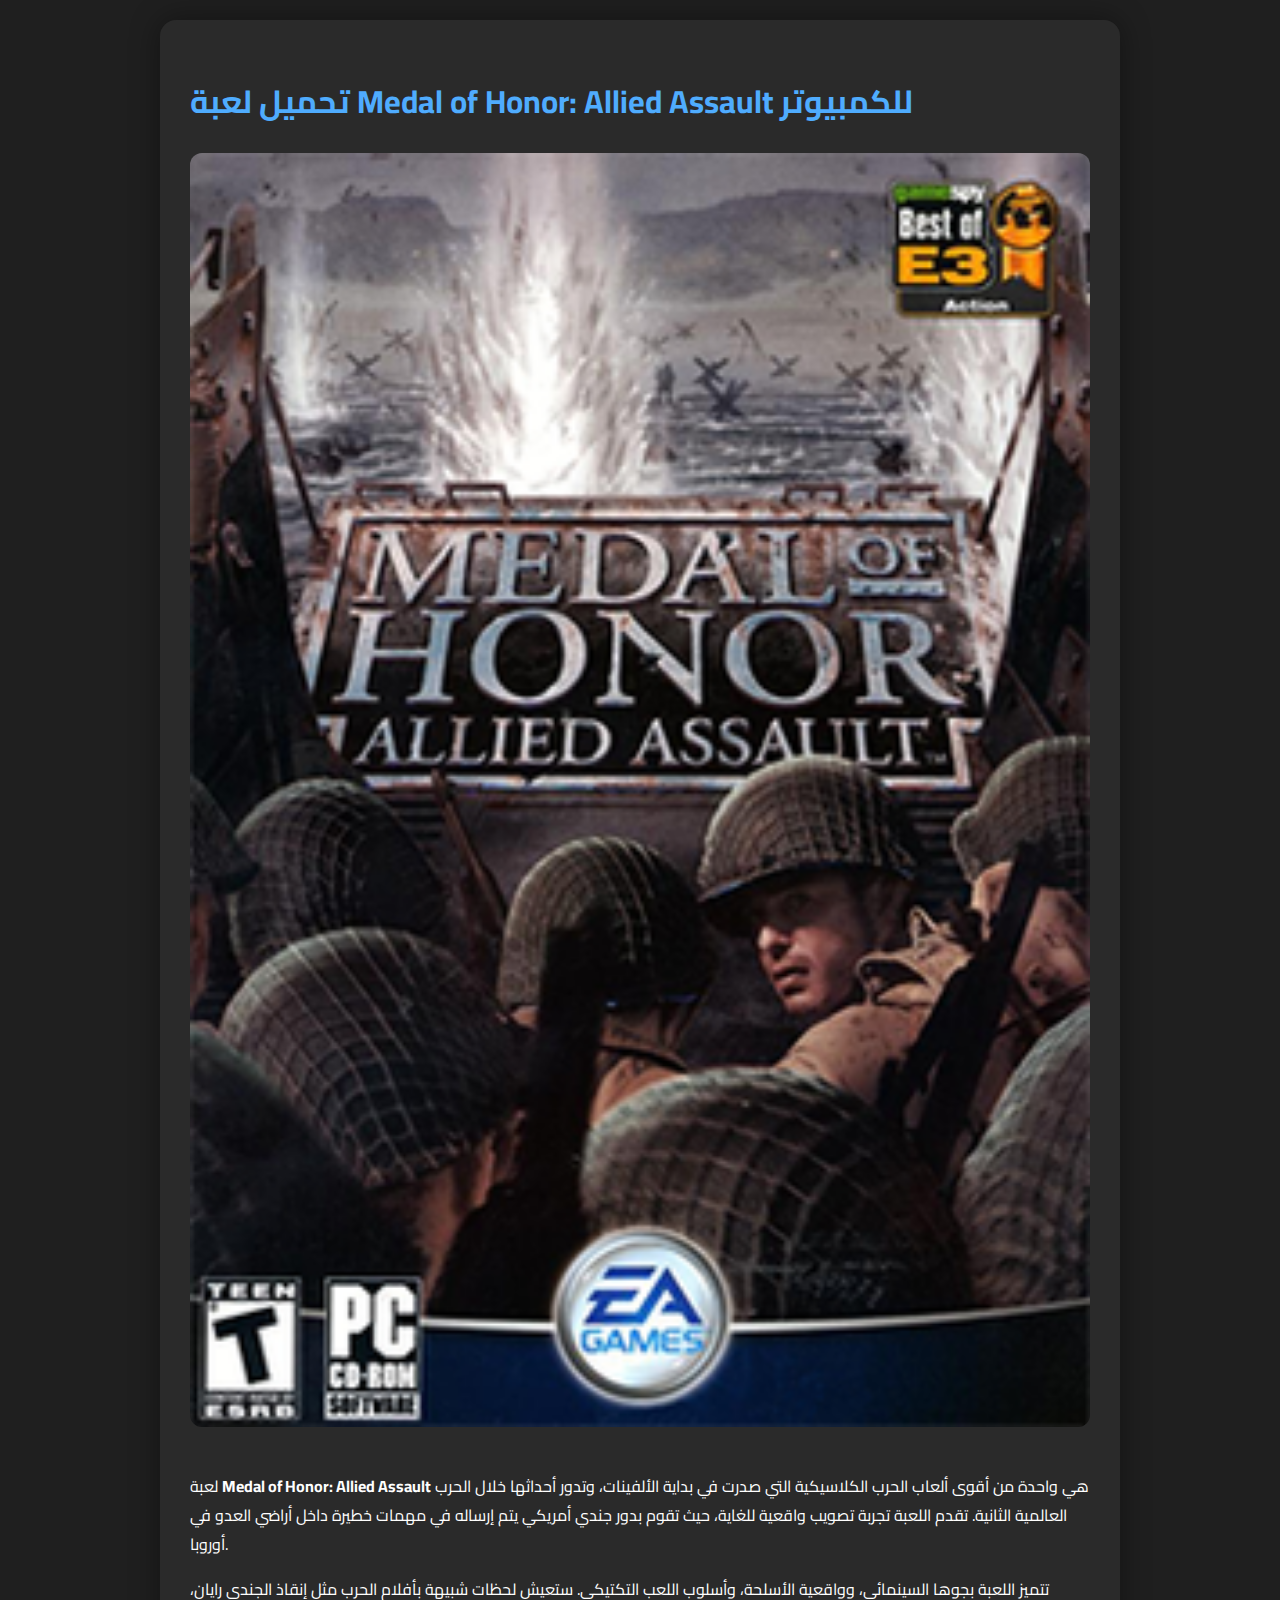
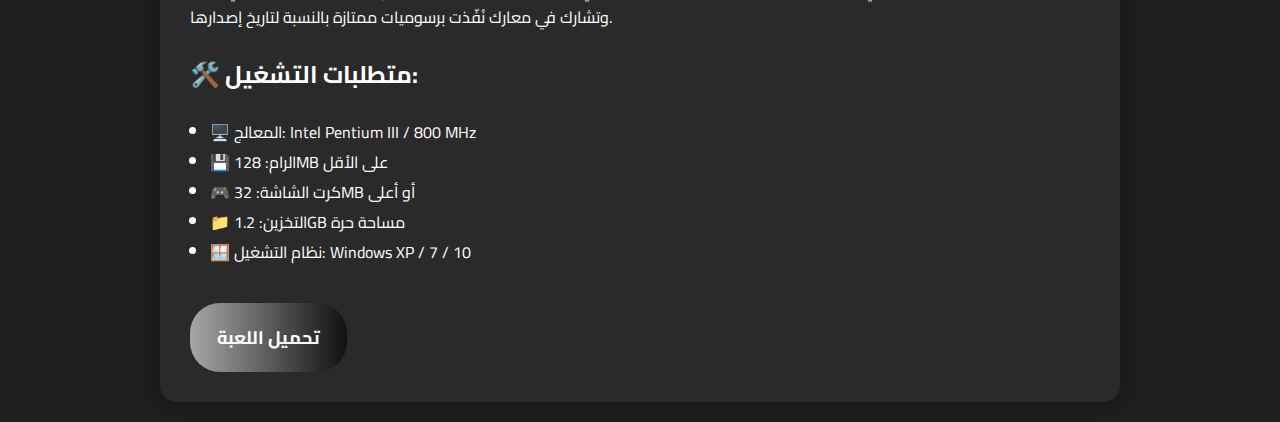
<file: index.html>
<!DOCTYPE html>
<html lang="ar">
<head> 
   <script async src="https://pagead2.googlesyndication.com/pagead/js/adsbygoogle.js?client=ca-pub-9559219244148734"
     crossorigin="anonymous"></script>
   <link rel="stylesheet" href="sty.css">

  <meta charset="UTF-8" />
  <meta name="viewport" content="width=device-width, initial-scale=1.0" />
  <title>تحميل Medal of Honor Allied Assault</title>
  <link href="https://fonts.googleapis.com/css2?family=Cairo:wght@400;700&display=swap" rel="stylesheet">
</head>
<body>

<div class="container">
  <h1>تحميل لعبة Medal of Honor: Allied Assault للكمبيوتر</h1>
  <img src="250px-Medal_of_Honor_-_Allied_Assault_Coverart.png" alt="Medal of Honor Cover">

  <p>
    لعبة <strong>Medal of Honor: Allied Assault</strong> هي واحدة من أقوى ألعاب الحرب الكلاسيكية التي صدرت في بداية الألفينات، وتدور أحداثها خلال الحرب العالمية الثانية. تقدم اللعبة تجربة تصويب واقعية للغاية، حيث تقوم بدور جندي أمريكي يتم إرساله في مهمات خطيرة داخل أراضي العدو في أوروبا.
  </p>

  <p>
    تتميز اللعبة بجوها السينمائي، وواقعية الأسلحة، وأسلوب اللعب التكتيكي. ستعيش لحظات شبيهة بأفلام الحرب مثل إنقاذ الجندي رايان، وتشارك في معارك نُفّذت برسوميات ممتازة بالنسبة لتاريخ إصدارها.
  </p>

  <h2>🛠️ متطلبات التشغيل:</h2>
  <ul>
    <li>🖥️ المعالج: Intel Pentium III / 800 MHz</li>
    <li>💾 الرام: 128MB على الأقل</li>
    <li>🎮 كرت الشاشة: 32MB أو أعلى</li>
    <li>📁 التخزين: 1.2GB مساحة حرة</li>
    <li>🪟 نظام التشغيل: Windows XP / 7 / 10</li>
  </ul>

<a href="gta-loading.html" target="_blank"  class="download-btn">تحميل اللعبة</a>

</div>


</body>
</html>
</file>
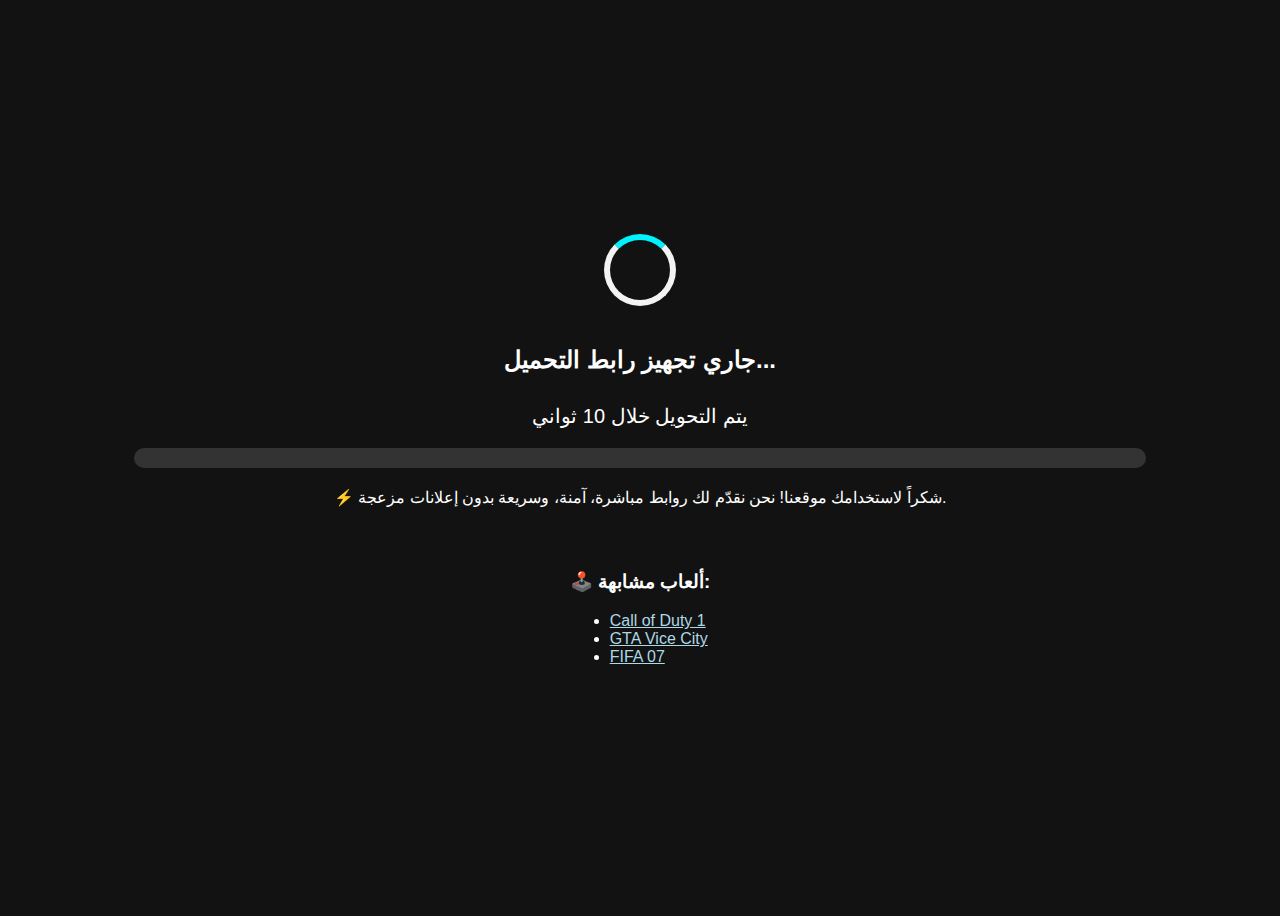
<file: gta-loading.html>
<!DOCTYPE html>
<html lang="ar">
<head>
  <script async src="https://pagead2.googlesyndication.com/pagead/js/adsbygoogle.js?client=ca-pub-9559219244148734"
     crossorigin="anonymous"></script>
  <meta charset="UTF-8">
  <title>جاري تجهيز التحميل...</title>
  <meta name="viewport" content="width=device-width, initial-scale=1">
  <link rel="stylesheet" href="loading.css">
  <script defer>
    let timeLeft = 10;
    let timerElement;
    let countdown;

    window.onload = function() {
      timerElement = document.getElementById("timer");

      countdown = setInterval(() => {
        timeLeft--;
        timerElement.textContent = timeLeft;
        
        if (timeLeft === 0) {
          clearInterval(countdown);

          // ✅ إظهار الزر الاحتياطي بعد 10 ثواني
          document.getElementById("manual-link").style.display = "block";

          // ✅ محاولة التحويل التلقائي
          window.location.href = "https://archive.org/download/medal-of-honor-allied-assault/Medal%20Of%20Honor%20Allied%20Assault.zip";
        }
      }, 1000);
    };
  </script>
</head>
<body>

  <div class="loader"></div>
  <h2>جاري تجهيز رابط التحميل...</h2>
  <div class="countdown">يتم التحويل خلال <span id="timer">10</span> ثواني</div>

  <div style="width: 80%; background-color: #333; border-radius: 20px; overflow: hidden; margin-top: 20px;">
    <div id="bar" style="width: 0%; height: 20px; background: linear-gradient(to right, #4facfe, #00f2fe); transition: width 1s;"></div>
  </div>

  <p id="manual-link" style="display:none; margin-top: 20px;">
    لم يتم التحويل؟ <a href="https://archive.org/download/medal-of-honor-allied-assault/Medal%20Of%20Honor%20Allied%20Assault.zip" style="color:#4facfe; text-decoration:underline;">اضغط هنا لتحميل اللعبة يدويًا</a>
  </p>

  <audio id="ding" src="https://www.soundjay.com/buttons/sounds/beep-07.mp3" preload="auto"></audio>

  <p style="margin-top:20px;">⚡ شكراً لاستخدامك موقعنا! نحن نقدّم لك روابط مباشرة، آمنة، وسريعة بدون إعلانات مزعجة.</p>

  <div style="margin-top:30px;">
    <h3>🕹️ ألعاب مشابهة:</h3>
    <ul>
      <li><a href="cod.html" style="color:lightblue;">Call of Duty 1</a></li>
      <li><a href="gta-vc.html" style="color:lightblue;">GTA Vice City</a></li>
      <li><a href="fifa07.html" style="color:lightblue;">FIFA 07</a></li>
    </ul>
  </div>

</body>
</html>
</file>
<file: sty.css>
body {
      font-family: 'Cairo', sans-serif;
      background-color: #1f1f1f;
      color: white;
      padding: 20px;
      margin: 0;
    }

    .container {
      max-width: 900px;
      margin: auto;
      background-color: #2a2a2a;
      padding: 30px;
      border-radius: 16px;
      box-shadow: 0 0 30px rgba(0,0,0,0.4);
    }

    h1 {
      color: #4facfe;
    }

    img {
     width: 100%;
      border-radius: 12px;
      margin-bottom: 20px;
     
    }

    .download-btn {
      display: inline-block;
      margin-top: 20px;
      padding: 18px 27px;
      background: linear-gradient(to right, #a7a6a6, #111111);
      color: white;
      font-size: large;
      text-decoration: 0;
      border-radius: 30px;
      font-weight: bold;
      transition: 0.3s;
    }

    .download-btn:hover {
      transform: scale(1.08);
    }

    ul {
      padding-left: 20px;
    }

    p {
      line-height: 1.8;
    }
</file>
<file: loading.css>
body {
      font-family: sans-serif;
      background-color: #121212;
      color: white;
      display: flex;
      justify-content: center;
      align-items: center;
      height: 100vh;
      flex-direction: column;
    }

    .loader {
      margin-bottom: 20px;
      border: 6px solid #f3f3f3;
      border-top: 6px solid #00f2fe;
      border-radius: 50%;
      width: 60px;
      height: 60px;
      animation: spin 1s linear infinite;
    }

    @keyframes spin {
      0% { transform: rotate(0deg); }
      100% { transform: rotate(360deg); }
    }

    .countdown {
      font-size: 20px;
      margin-top: 10px;
    }
</file>
